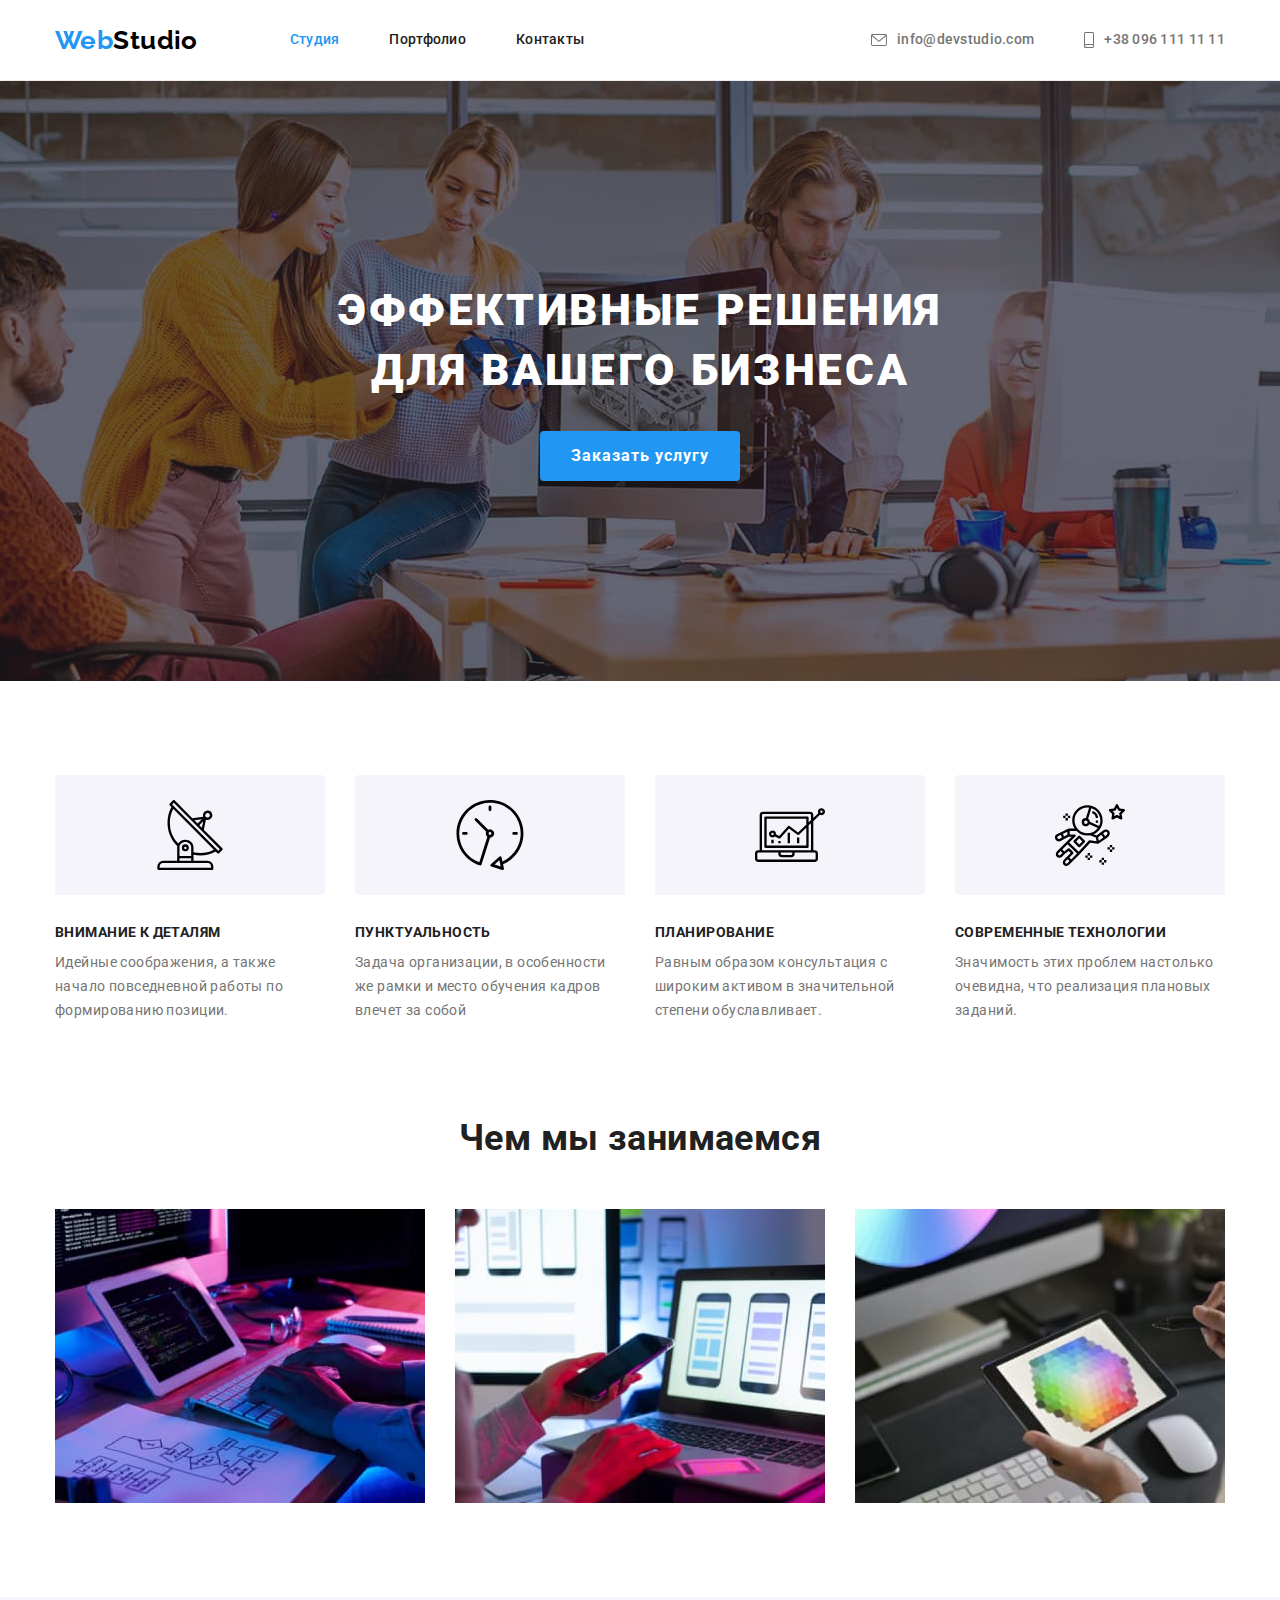
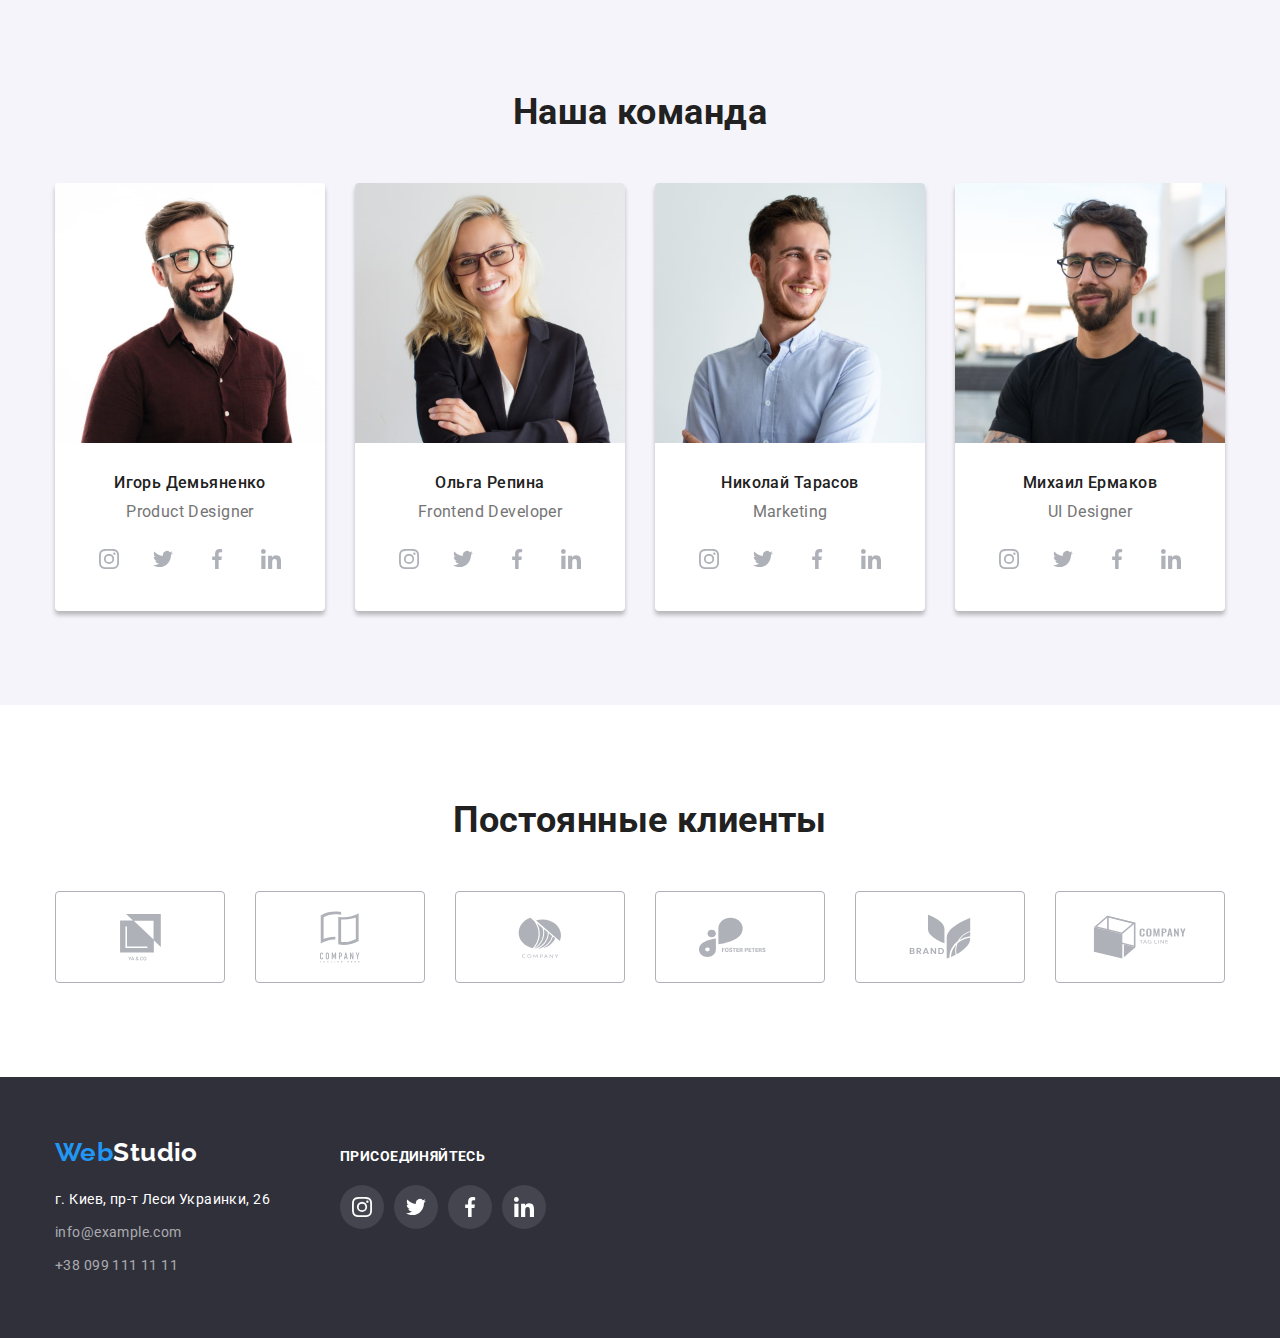
<file: index.html>
<!DOCTYPE html>
<html lang="ru">
<head>
    <meta charset="UTF-8">
    <meta name="viewport" content="width=device-width, initial-scale=1.0">
    <title>WebStudio</title>
    <link rel="preconnect" href="https://fonts.googleapis.com">
    <link rel="preconnect" href="https://fonts.gstatic.com" crossorigin>
    <link href="https://fonts.googleapis.com/css2?family=Raleway:wght@700&family=Roboto:wght@400;500;700;900&display=swap" rel="stylesheet">
    <link rel="stylesheet" href="https://cdnjs.cloudflare.com/ajax/libs/modern-normalize/1.1.0/modern-normalize.min.css">
    <link rel="stylesheet" href="./css/styles.css">
</head>
<body>
    <!-- Header -->
    <header class="header">
        <div class="conteiner main-nav">
            <nav class="navigation">
                <a class="header-logo link" href="./index.html"><span class="logo">Web</span>Studio</a>
                <ul class="navigation-list list">
                    <li class="navigation-list-item">
                        <a class="navigation-list-link link current" href="./index.html">Студия</a>
                    </li>
                    <li class="navigation-list-item">
                        <a class="navigation-list-link link" href="./portfolio.html">Портфолио</a>
                    </li>
                    <li class="navigation-list-item">
                        <a class="navigation-list-link link" href="">Контакты</a>
                    </li>
                </ul>
            </nav>
            <ul class="header-list list">
                <li class="header-list-item">
                    <a class="header-list-link link" href="mailto:info@devstudio.com">
                            <svg class="header-list-svg" width="16" height="12">
                                <use href="./images/icons.svg#envelope"></use>
                            </svg>
                        info@devstudio.com
                    </a>
                </li>
                <li class="header-list-item">
                    <a class="header-list-link link" href="tel:+380961111111">
                            <svg class="header-list-svg" width="10" height="16">
                                <use href="./images/icons.svg#smartphone"></use>
                            </svg>
                            +38 096 111 11 11
                    </a>
                </li>
            </ul>
        </div>
    </header>
    <main>
            <!-- Hero -->
        <section class="hero">
            <div class="conteiner">
                <h1 class="hero-title">Эффективные решения для вашего бизнеса</h1>
                <button class="hero-btn" type="button">Заказать услугу</button>
            </div>
        </section>
        <!-- About us -->
        <section class="about-us section">
            <div class="conteiner">
                <h2 class="visually-hidden">Наши преимущества</h2>
                <ul class="about-us-list list">
                    <li class="about-us-item">
                        <div class="about-us-icon">
                            <svg class="about-us-svg" width="70" height="70">
                                <use href="./images/icons.svg#antenna"></use>
                            </svg>
                        </div>
                        <h3 class="about-us-title">Внимание к деталям</h3>
                        <p class="about-us-text">Идейные соображения, а также начало повседневной работы по формированию позиции.</p>
                    </li>
                    <li class="about-us-item">
                        <div class="about-us-icon">
                            <svg class="about-us-svg" width="70" height="70">
                                <use href="./images/icons.svg#clock"></use>
                            </svg>
                        </div>
                        <h3 class="about-us-title">Пунктуальность</h3>
                        <p class="about-us-text">Задача организации, в особенности же рамки и место обучения кадров влечет за собой</p>
                    </li>
                    <li class="about-us-item">
                        <div class="about-us-icon">
                            <svg class="about-us-svg" width="70" height="70">
                                <use href="./images/icons.svg#diagram"></use>
                            </svg>
                        </div>
                        <h3 class="about-us-title">Планирование</h3>
                        <p class="about-us-text">Равным образом консультация с широким активом в значительной степени обуславливает.</p>
                    </li>
                    <li class="about-us-item">
                        <div class="about-us-icon">
                            <svg class="about-us-svg" width="70" height="70">
                                <use href="./images/icons.svg#astronaut"></use>
                            </svg>
                        </div>
                        <h3 class="about-us-title">Современные технологии</h3>
                        <p class="about-us-text">Значимость этих проблем настолько очевидна, что реализация плановых заданий.</p>
                    </li>
                </ul>
            </div>
        </section>
        <!-- Our work -->
        <section class="our-work">
            <div class="conteiner">
                <h2 class="our-work-title">Чем мы занимаемся</h2>
                <ul class="our-work-list list">
                    <li class="our-work-item">
                        
                        <img class="our-work-img" src="./images/box1.jpg" alt="Ноутбук" width="370" height="294">
                    </li>
                    <li class="our-work-item">
                        
                        <img class="our-work-img" src="./images/box2.jpg" alt="Телефон" width="370" height="294">
                    </li>
                    <li class="our-work-item">
                        
                        <img class="our-work-img" src="./images/box3.jpg" alt="Планшет" width="370" height="294">
                    </li>
                </ul>
            </div>
        </section>
        <!-- Our team -->
        <section class="our-team section">
            <div class="conteiner">
                <h2 class="our-team-title">Наша команда</h2>
                <ul class="our-team-list list">
                    <li class="our-team-item">
                        <img class="our-team-img" src="./images/img1.jpg" alt="Product Designer" width="270" height="260">
                        <div class="our-team-info">
                            <h3 class="our-team-name">Игорь Демьяненко</h3>
                            <p class="our-team-text" lang="en">Product Designer</p>
                            <ul class="our-team-social-icon-list list">
                                <li class="our-team-social-icon-item">
                                    <a href="" class="our-team-social-icon-link">
                                        <svg class="social-icon" width="20" height="20">
                                            <use href="./images/icons.svg#instagram"></use>
                                        </svg>
                                    </a>
                                </li>
                                <li class="our-team-social-icon-item">
                                    <a href="" class="our-team-social-icon-link">
                                        <svg class="social-icon" width="20" height="20">
                                            <use href="./images/icons.svg#twitter"></use>
                                        </svg>
                                    </a>
                                </li>
                                <li class="our-team-social-icon-item">
                                    <a href="" class="our-team-social-icon-link">
                                        <svg class="social-icon" width="20" height="20">
                                            <use href="./images/icons.svg#facebook"></use>
                                        </svg>
                                    </a>
                                </li>
                                <li class="our-team-social-icon-item">
                                    <a href="" class="our-team-social-icon-link">
                                        <svg class="social-icon" width="20" height="20">
                                            <use href="./images/icons.svg#linkedin"></use>
                                        </svg>
                                    </a>
                                </li>
                            </ul>
                        </div>
                    </li>
                    <li class="our-team-item">
                        <img class="our-team-img" src="./images/img2.jpg" alt="Frontend Developer" width="270" height="260">
                        <div class="our-team-info">
                            <h3 class="our-team-name">Ольга Репина</h3>
                            <p class="our-team-text" lang="en">Frontend Developer</p>
                            <ul class="our-team-social-icon-list list">
                                <li class="our-team-social-icon-item">
                                    <a href="" class="our-team-social-icon-link">
                                        <svg class="social-icon" width="20" height="20">
                                            <use href="./images/icons.svg#instagram"></use>
                                        </svg>
                                    </a>
                                </li>
                                <li class="our-team-social-icon-item">
                                    <a href="" class="our-team-social-icon-link">
                                        <svg class="social-icon" width="20" height="20">
                                            <use href="./images/icons.svg#twitter"></use>
                                        </svg>
                                    </a>
                                </li>
                                <li class="our-team-social-icon-item">
                                    <a href="" class="our-team-social-icon-link">
                                        <svg class="social-icon" width="20" height="20">
                                            <use href="./images/icons.svg#facebook"></use>
                                        </svg>
                                    </a>
                                </li>
                                <li class="our-team-social-icon-item">
                                    <a href="" class="our-team-social-icon-link">
                                        <svg class="social-icon" width="20" height="20">
                                            <use href="./images/icons.svg#linkedin"></use>
                                        </svg>
                                    </a>
                                </li>
                            </ul>
                        </div>
                    </li>
                    <li class="our-team-item">
                        <img class="our-team-img" src="./images/img3.jpg" alt="Marketing" width="270" height="260">
                        <div class="our-team-info">
                            <h3 class="our-team-name">Николай Тарасов</h3>
                            <p class="our-team-text" lang="en">Marketing</p>
                            <ul class="our-team-social-icon-list list">
                                <li class="our-team-social-icon-item">
                                    <a href="" class="our-team-social-icon-link">
                                        <svg class="social-icon" width="20" height="20">
                                            <use href="./images/icons.svg#instagram"></use>
                                        </svg>
                                    </a>
                                </li>
                                <li class="our-team-social-icon-item">
                                    <a href="" class="our-team-social-icon-link">
                                        <svg class="social-icon" width="20" height="20">
                                            <use href="./images/icons.svg#twitter"></use>
                                        </svg>
                                    </a>
                                </li>
                                <li class="our-team-social-icon-item">
                                    <a href="" class="our-team-social-icon-link">
                                        <svg class="social-icon" width="20" height="20">
                                            <use href="./images/icons.svg#facebook"></use>
                                        </svg>
                                    </a>
                                </li>
                                <li class="our-team-social-icon-item">
                                    <a href="" class="our-team-social-icon-link">
                                        <svg class="social-icon" width="20" height="20">
                                            <use href="./images/icons.svg#linkedin"></use>
                                        </svg>
                                    </a>
                                </li>
                            </ul>
                        </div>
                    </li>
                    <li class="our-team-item">
                        <img class="our-team-img" src="./images/img4.jpg" alt="UI Designer" width="270" height="260">
                        <div class="our-team-info">
                            <h3 class="our-team-name">Михаил Ермаков</h3>
                            <p class="our-team-text" lang="en">UI Designer</p>
                            <ul class="our-team-social-icon-list list">
                                <li class="our-team-social-icon-item">
                                    <a href="" class="our-team-social-icon-link">
                                        <svg class="social-icon" width="20" height="20">
                                            <use href="./images/icons.svg#instagram"></use>
                                        </svg>
                                    </a>
                                </li>
                                <li class="our-team-social-icon-item">
                                    <a href="" class="our-team-social-icon-link">
                                        <svg class="social-icon" width="20" height="20">
                                            <use href="./images/icons.svg#twitter"></use>
                                        </svg>
                                    </a>
                                </li>
                                <li class="our-team-social-icon-item">
                                    <a href="" class="our-team-social-icon-link">
                                        <svg class="social-icon" width="20" height="20">
                                            <use href="./images/icons.svg#facebook"></use>
                                        </svg>
                                    </a>
                                </li>
                                <li class="our-team-social-icon-item">
                                    <a href="" class="our-team-social-icon-link">
                                        <svg class="social-icon" width="20" height="20">
                                            <use href="./images/icons.svg#linkedin"></use>
                                        </svg>
                                    </a>
                                </li>
                            </ul>
                        </div>
                    </li>
                </ul>
            </div>
        </section>
        <section class="client section">
            <div class="conteiner">
            <h2 class="client-title">Постоянные клиенты</h2>
            <ul class="client-list list">
                <li class="client-item">
                    <a href="" class="client-link">
                        <svg class="client-svg" width="41" height="46.7">
                            <use href="./images/icons.svg#client-one"></use>
                        </svg>
                    </a>
                </li>
                <li class="client-item">
                    <a href="" class="client-link">
                        <svg class="client-svg" width="40" height="52">
                            <use href="./images/icons.svg#client-two"></use>
                        </svg>
                    </a>
                </li>
                <li class="client-item">
                    <a href="" class="client-link">
                        <svg class="client-svg" width="43.46" height="41.18">
                            <use href="./images/icons.svg#client-three"></use>
                        </svg>
                    </a>
                </li>
                <li class="client-item">
                    <a href="" class="client-link">
                        <svg class="client-svg" width="84.44" height="40.62">
                            <use href="./images/icons.svg#client-four"></use>
                        </svg>
                    </a>
                </li>
                <li class="client-item">
                    <a href="" class="client-link">
                        <svg class="client-svg" width="62.54" height="45.43">
                            <use href="./images/icons.svg#client-five"></use>
                        </svg>
                    </a>
                </li>
                <li class="client-item">
                    <a href="" class="client-link">
                        <svg class="client-svg" width="93.79" height="43.93">
                            <use href="./images/icons.svg#client-six"></use>
                        </svg>
                    </a>
                </li>
            </ul>
            </div>

        </section>
    </main>
 
    <!-- Footer -->
    <footer class="footer">
        <div class="conteiner footer-conteiner">
            <div class="footer-info">
                <a class="footer-logo link" href="./index.html"><span class="logo">Web</span>Studio</a>
                <address class="footer-address">
                    <ul class="footer-address-list list">
                        <li class="footer-address-item">
                            <p class="footer-address-text">г. Киев, пр-т Леси Украинки, 26</p>
                        </li>
                        <li class="footer-address-item">
                            <a class="footer-address-link link" href="mailto:info@example.com">info@example.com</a>
                        </li>
                        <li class="footer-address-item">
                            <a class="footer-address-link link" href="tel:+380991111111">+38 099 111 11 11</a>
                        </li>
                    </ul>
                
                </address> 
            </div>
            <div class="footer-social-icon">
                <p class="footer-text">Присоединяйтесь</p>
                <ul class="footer-social-icon-list list">
                    <li class="footer-social-icon-item">
                        <a href="" class="footer-social-icon-link">
                            <svg class="social-icon" width="20" height="20">
                                <use href="./images/icons.svg#instagram"></use>
                            </svg>
                        </a>
                    </li>
                    <li class="footer-social-icon-item">
                        <a href="" class="footer-social-icon-link">
                            <svg class="social-icon" width="20" height="20">
                                <use href="./images/icons.svg#twitter"></use>
                            </svg>
                        </a>
                    </li>
                    <li class="footer-social-icon-item">
                        <a href="" class="footer-social-icon-link">
                            <svg class="social-icon" width="20" height="20">
                                <use href="./images/icons.svg#facebook"></use>
                            </svg>
                        </a>
                    </li>
                    <li class="footer-social-icon-item">
                        <a href="" class="footer-social-icon-link">
                            <svg class="social-icon" width="20" height="20">
                                <use href="./images/icons.svg#linkedin"></use>
                            </svg>
                        </a>
                    </li>
                </ul>


            </div>
        </div>
    </footer>
    
</body>
</html>
</file>
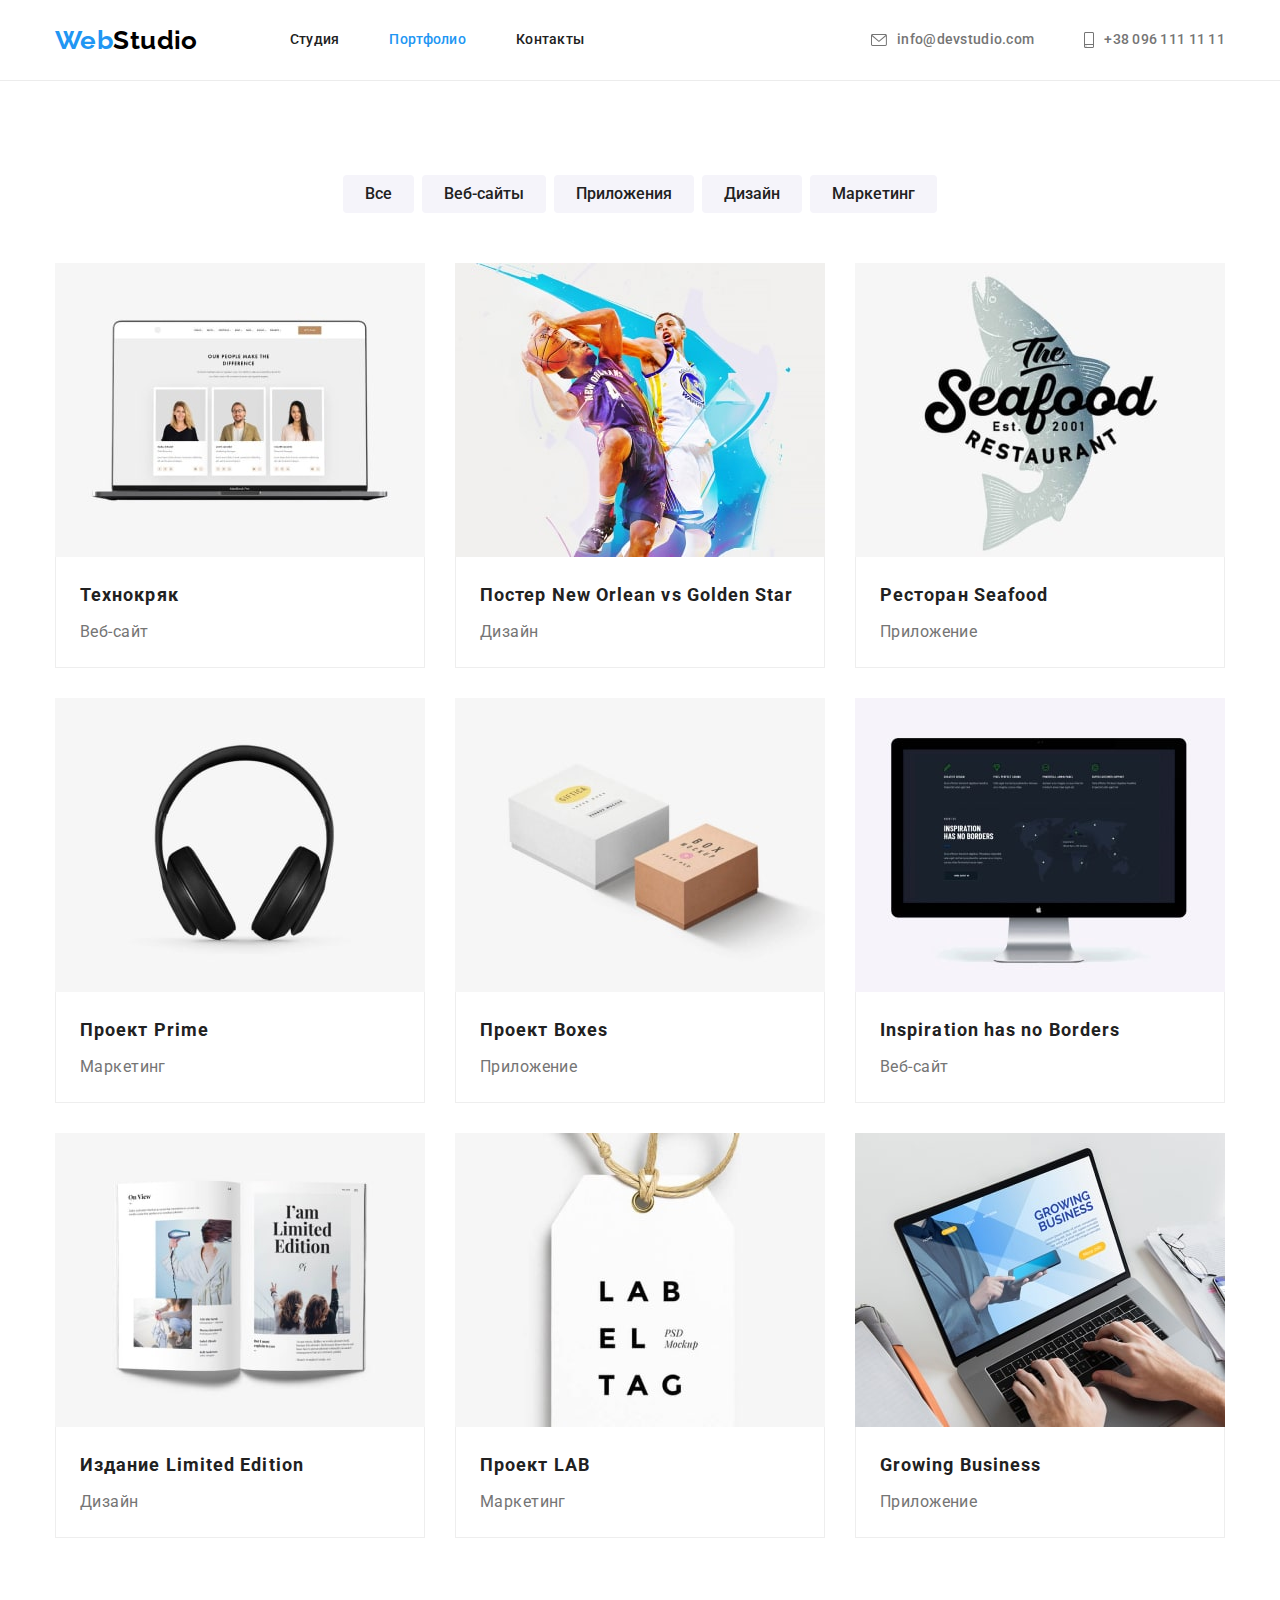
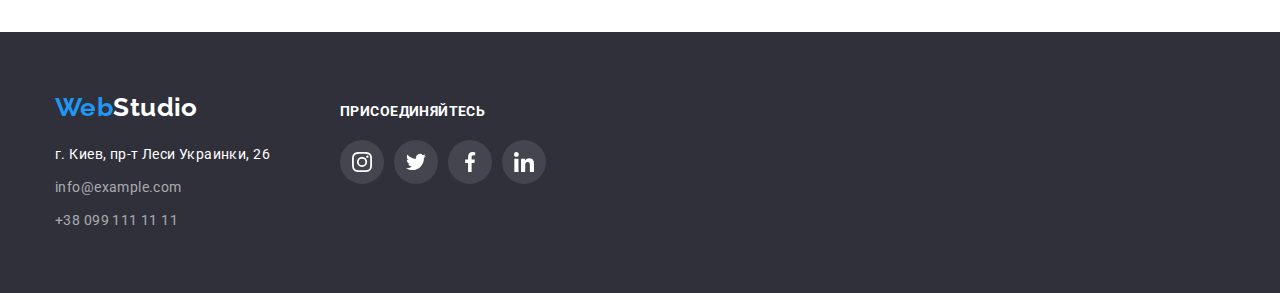
<file: portfolio.html>
<!DOCTYPE html>
<html lang="ru">
<head>
    <meta charset="UTF-8">
    <meta name="viewport" content="width=device-width, initial-scale=1.0">
    <title>WebStudio</title>
    <link rel="preconnect" href="https://fonts.googleapis.com">
    <link rel="preconnect" href="https://fonts.gstatic.com" crossorigin>
    <link href="https://fonts.googleapis.com/css2?family=Raleway:wght@700&family=Roboto:wght@400;500;700;900&display=swap" rel="stylesheet">
    <link rel="stylesheet" href="https://cdnjs.cloudflare.com/ajax/libs/modern-normalize/1.1.0/modern-normalize.min.css">
    <link rel="stylesheet" href="./css/styles.css">
</head>
<body>
     <!-- Header -->
     <header class="header">
        <div class="conteiner main-nav">
            <nav class="navigation">
                <a class="header-logo link" href="./index.html"><span class="logo">Web</span>Studio</a>
                <ul class="navigation-list list">
                    <li class="navigation-list-item">
                        <a class="navigation-list-link link" href="./index.html">Студия</a>
                    </li>
                    <li class="navigation-list-item">
                        <a class="navigation-list-link link current" href="./portfolio.html">Портфолио</a>
                    </li>
                    <li class="navigation-list-item">
                        <a class="navigation-list-link link" href="">Контакты</a>
                    </li>
                </ul>
            </nav>
            <ul class="header-list list">
                <li class="header-list-item">
                    <a class="header-list-link link" href="mailto:info@devstudio.com">
                            <svg class="header-list-svg" width="16" height="12">
                                <use href="./images/icons.svg#envelope"></use>
                            </svg>
                        info@devstudio.com
                    </a>
                </li>
                <li class="header-list-item">
                    <a class="header-list-link link" href="tel:+380961111111">
                            <svg class="header-list-svg" width="10" height="16">
                                <use href="./images/icons.svg#smartphone"></use>
                            </svg>
                            +38 096 111 11 11
                    </a>
                </li>
            </ul>
        </div>
    </header>
    <!-- Portfolio -->
    <main>
        <section class="portfolio section">
            <div class="conteiner">
                <h1 class="visually-hidden">Portfolio</h1>
                <ul class="portfolio-navigation-list list">
                    <li class="portfolio-navigation-item">
                        <button class="portfolio-btn" type="button">Все</button>
                    </li>
                    <li class="portfolio-navigation-item">
                        <button class="portfolio-btn" type="button">Веб-сайты</button>
                    </li>
                    <li class="portfolio-navigation-item">
                        <button class="portfolio-btn" type="button">Приложения</button>
                    </li>
                    <li class="portfolio-navigation-item">
                        <button class="portfolio-btn" type="button">Дизайн</button>
                    </li>
                    <li class="portfolio-navigation-item">
                        <button class="portfolio-btn" type="button">Маркетинг</button>
                    </li>
                </ul>
                <ul class="portfolio-list list">
                    <li class="portfolio-list-item">
                        <a class="portfolio-list-link link" href="">
                            <img class="portfolio-list-img" src="./images/portfolio1.jpg" alt="Компания 1" width="370" height="294">
                            <div class="portfolio-list-info">
                                <h2 class="portfolio-list-title">Технокряк</h3>
                                <p class="portfolio-list-text">Веб-сайт</p>
                            </div>
                        </a>
                    </li>
                    <li class="portfolio-list-item">
                        <a class="portfolio-list-link link" href="">
                            <img class="portfolio-list-img" src="./images/portfolio2.jpg" alt="Компания 2" width="370" height="294">
                            <div class="portfolio-list-info">
                                <h2 class="portfolio-list-title">Постер New Orlean vs Golden Star</h3>
                                <p class="portfolio-list-text">Дизайн</p>
                            </div>
                        </a>
                    </li>
                    <li class="portfolio-list-item">
                        <a class="portfolio-list-link link" href="">
                            <img class="portfolio-list-img" src="./images/portfolio3.jpg" alt="Компания 3" width="370" height="294">
                            <div class="portfolio-list-info">
                                <h2 class="portfolio-list-title">Ресторан Seafood</h3>
                                <p class="portfolio-list-text">Приложение</p>
                            </div>
                        </a>
                    </li>
                    <li class="portfolio-list-item">
                        <a class="portfolio-list-link link" href="">
                            <img class="portfolio-list-img" src="./images/portfolio4.jpg" alt="Компания 4" width="370" height="294">
                            <div class="portfolio-list-info">
                                <h2 class="portfolio-list-title">Проект Prime</h3>
                                <p class="portfolio-list-text">Маркетинг</p>
                            </div>
                        </a>
                    </li>
                    <li class="portfolio-list-item">
                        <a class="portfolio-list-link link" href="">
                            <img class="portfolio-list-img" src="./images/portfolio5.jpg" alt="Компания 5" width="370" height="294">
                            <div class="portfolio-list-info">
                                <h2 class="portfolio-list-title">Проект Boxes</h3>
                                <p class="portfolio-list-text">Приложение</p>
                            </div>
                        </a>
                    </li>
                    <li class="portfolio-list-item">
                        <a class="portfolio-list-link link" href="">
                            <img class="portfolio-list-img" src="./images/portfolio6.jpg" alt="Компания 6" width="370" height="294">
                            <div class="portfolio-list-info">
                                <h2 class="portfolio-list-title">Inspiration has no Borders</h3>
                                <p class="portfolio-list-text">Веб-сайт</p>
                            </div>
                        </a>
                    </li>
                    <li class="portfolio-list-item">
                        <a class="portfolio-list-link link" href="">
                            <img class="portfolio-list-img" src="./images/portfolio7.jpg" alt="Компания 7" width="370" height="294">
                            <div class="portfolio-list-info">
                                <h2 class="portfolio-list-title">Издание Limited Edition</h3>
                                <p class="portfolio-list-text">Дизайн</p>
                            </div>
                        </a>
                    </li>
                    <li class="portfolio-list-item">
                        <a class="portfolio-list-link link" href="">
                            <img class="portfolio-list-img" src="./images/portfolio8.jpg" alt="Компания 8" width="370" height="294">
                            <div class="portfolio-list-info">
                                <h2 class="portfolio-list-title">Проект LAB</h3>
                                <p class="portfolio-list-text">Маркетинг</p>
                            </div>
                        </a>
                    </li>
                    <li class="portfolio-list-item">
                        <a class="portfolio-list-link link" href="">
                            <img class="portfolio-list-img" src="./images/portfolio9.jpg" alt="Компания 9" width="370" height="294">
                            <div class="portfolio-list-info">
                                <h2 class="portfolio-list-title">Growing Business</h3>
                                <p class="portfolio-list-text">Приложение</p>
                            </div>
                        </a>
                    </li>
                </ul>
            </div>

        </section>
    </main>
    <!-- footer -->
    <footer class="footer">
        <div class="conteiner footer-conteiner">
            <div class="footer-info">
                <a class="footer-logo link" href="./index.html"><span class="logo">Web</span>Studio</a>
                <address class="footer-address">
                    <ul class="footer-address-list list">
                        <li class="footer-address-item">
                            <p class="footer-address-text">г. Киев, пр-т Леси Украинки, 26</p>
                        </li>
                        <li class="footer-address-item">
                            <a class="footer-address-link link" href="mailto:info@example.com">info@example.com</a>
                        </li>
                        <li class="footer-address-item">
                            <a class="footer-address-link link" href="tel:+380991111111">+38 099 111 11 11</a>
                        </li>
                    </ul>
                
                </address> 
            </div>
            <div class="footer-social-icon">
                <p class="footer-text">Присоединяйтесь</p>
                <ul class="footer-social-icon-list list">
                    <li class="footer-social-icon-item">
                        <a href="" class="footer-social-icon-link">
                            <svg class="social-icon" width="20" height="20">
                                <use href="./images/icons.svg#instagram"></use>
                            </svg>
                        </a>
                    </li>
                    <li class="footer-social-icon-item">
                        <a href="" class="footer-social-icon-link">
                            <svg class="social-icon" width="20" height="20">
                                <use href="./images/icons.svg#twitter"></use>
                            </svg>
                        </a>
                    </li>
                    <li class="footer-social-icon-item">
                        <a href="" class="footer-social-icon-link">
                            <svg class="social-icon" width="20" height="20">
                                <use href="./images/icons.svg#facebook"></use>
                            </svg>
                        </a>
                    </li>
                    <li class="footer-social-icon-item">
                        <a href="" class="footer-social-icon-link">
                            <svg class="social-icon" width="20" height="20">
                                <use href="./images/icons.svg#linkedin"></use>
                            </svg>
                        </a>
                    </li>
                </ul>


            </div>
        </div>
    </footer>
    
</body>
</html>
</file>
<file: css/styles.css>
:root {
    --accent-color: #2196F3;
    --main-color: #212121; 
    --second-color: #757575;
    --next-color: #FFFFFF;
    --primary-black-color: #000000;
    --bg-color:#2F303A;
    --second-bg-color: #F5F4FA;
    --address-link-color: rgba(255, 255, 255, 0.6);
    --border-color: #EEEEEE;
}
 
body {
    font-family: 'Roboto',  Tahoma, sans-serif;
    color: var( --main-color);
    background-color: var(--next-color);
    letter-spacing: 0.03em;
    font-size: 14px;
}
p, h1, h2, h3, h4, h5, h6 {
    margin: 0;
}
ul {
    padding-left: 0;
    margin: 0;
}
img{
    display: block;
    max-width: 100%;
    height: auto;
}
.link {
    text-decoration: none;
}
.list {
    list-style: none;
}
.visually-hidden {
    position: absolute;
    white-space: nowrap;
    width: 1px;
    height: 1px;
    overflow: hidden;
    border: 0;
    padding: 0;
    clip: rect(0 0 0 0);
    clip-path: inset(50%);
    margin: -1px;
  }
 
.conteiner{
    width: 1200px;
    padding-left: 15px;
    padding-right: 15px;
    margin: 0 auto;

}
.section{
    padding-top: 94px;
    padding-bottom: 94px;
}
.header{
    border-bottom: 1px solid #ECECEC;
}

.header-logo {
    margin-right: 92px;

    font-family: 'Raleway';
    font-weight: 700;
    font-size: 26px;
    line-height: 1.19;
    color: var(--primary-black-color);

}
.logo {
    color: var(--accent-color);
}
.main-nav{
    display: flex;
    align-items: center;
    justify-content: space-between;
}
.navigation{
    display: flex;
    align-items: center;
}
.navigation-list{
    display: flex;
}
.navigation-list-item:not(:last-child){
    margin-right: 50px;
}
.navigation-list-link {
    display: block;
    padding-top: 32px;
    padding-bottom: 32px;

    font-weight: 500;
    line-height: 1.14;
    letter-spacing: 0.02em;
    color: var( --main-color);
}
.current {
    color: var(--accent-color);
}
.header-list{
    display: flex;
}
.header-list-item:not(:last-child){
    margin-right: 50px;
}

.header-list-link{
    display: flex;
    align-items: center;
    padding-top: 32px;
    padding-bottom: 32px;

    font-weight: 500;
    line-height: 1.14;
    letter-spacing: 0.02em;
    color: var( --second-color);
    fill: var(--second-color);

}
.navigation-list-link:hover,
.navigation-list-link:focus{
    color: var(--accent-color);
}
.header-list-svg{
    margin-right: 10px;
    
}

.header-list-link:hover,
.header-list-link:focus{
    color: var(--accent-color);
    fill: var(--accent-color);
    
}


.hero{
    padding-top: 200px;
    padding-bottom: 200px;
    text-align: center;

    height: 600px;
    max-width: 1600px;
    margin-left: auto;
    margin-right: auto;
    background-color: var(--bg-color);
    background-image: linear-gradient(rgba(47, 48, 58, 0.4), rgba(47, 48, 58, 0.4)), url(../images/hero.jpg);
    background-repeat: no-repeat;
    background-size: cover;
    background-position: center;
    
 }
.hero-title{
    width: 696px;
    margin: 0 auto;
    margin-bottom: 30px;
    font-weight: 900;
    font-size: 44px;
    line-height: 1.36;
    letter-spacing: 0.06em;
    text-transform: uppercase;
    color: var(--next-color);
}
.hero-btn{
    text-align: center;
    border: none;
    border-radius: 4px;
    
    background-color: var(--accent-color);
    font-family: 'Roboto';
    font-weight: 700;
    font-size: 16px;
    line-height: 1.88;
    letter-spacing: 0.06em;
    color: var(--next-color);
    cursor: pointer;
    
    min-width: 200px;
    height: 50px;

}
.about-us-list{
    display: flex;
}
.about-us-item{
    width: 270px;
}
.about-us-item:not(:last-child){
    margin-right: 30px;
}
.about-us-icon{
    display: flex;
    justify-content: center;
    align-items: center;
    height: 120px;
    background-color: #F5F4FA;
    border-radius: 4px;
    margin-bottom: 30px;
}
.about-us-title{
    margin-bottom: 10px;

    font-size: 14px;
    line-height: 1.14;
    text-transform: uppercase;
}
.about-us-text{
    line-height: 1.71;
    color: var(--second-color);
}
.our-work{
    padding-bottom: 94px;
}
.our-work-list{
    display: flex;
}
.our-work-item:not(:last-child){
margin-right: 30px;
}
.our-work-title,
.our-team-title,
.client-title{
    margin-bottom: 50px;
    font-size: 36px;
    line-height: 1.17;
    text-align: center;
}
.our-team{
    background-color:#F5F4FA;
}
.our-team-list{
    display: flex;
}
.our-team-item{
    width: 270px;
    border-radius: 4px;
    overflow: hidden;
    background-color: #fff;
    box-shadow: 0px 4px 4px 0px rgba(0, 0, 0, 0.25);
}
.our-team-item:not(:last-child){
    margin-right: 30px;
}
.our-team-info{
    padding-top: 30px;
    padding-bottom: 30px;
    padding-right: 32px;
    padding-left: 32px;
    text-align: center;
}
.our-team-name{
    margin-bottom: 10px;
    font-weight: 500;
    font-size: 16px;
    line-height: 1.19;
}

.our-team-text{
    font-size: 16px;
    line-height: 1.19;
    color: var(--second-color);
}
.our-team-social-icon-list{
    display: flex;
    justify-content: space-between;
    margin-top: 16px;
}
.our-team-social-icon-link{
    display: flex;
    justify-content: center;
    align-items: center;
    width: 44px;
    height: 44px;
    border-radius: 50%;
    fill: #AFB1B8; 
}
.our-team-social-icon-link:hover,
.our-team-social-icon-link:focus{
    background-color: var(--accent-color);
    fill: var(--next-color);
}
.client-list{
    display: flex;
}
.client-link{
    display: flex;
    justify-content: center;
    align-items: center;
    width: 170px;
    height: 92px;
    border-radius: 4px;
    fill: #AFB1B8; 
    border: 1px solid #AFB1B8;
}
.client-link:hover,
.client-link:focus{
    border: 1px solid var(--accent-color);
    fill: var(--accent-color);
}
.client-item:not(:last-child){
    margin-right: 30px;
}
.footer{
    background-color: var(--bg-color);
    padding-top: 60px;
    padding-bottom: 60px;
    }
.footer-conteiner{
    display: flex;
    align-items: baseline;
    }
.footer-logo {
    font-family: 'Raleway';
    font-weight: 700;
    font-size: 26px;
    line-height: 1.19;
    color: var(--next-color);

}
.logo {
    color: var(--accent-color);
}

.footer-address{
    margin-top: 20px;
}
.footer-address-item:not(:last-child){
    margin-bottom: 9px;
}
.footer-address-text{
    font-style: normal;
    line-height: 1.71;
    color: var(--next-color);

}
.footer-address-link{
    font-style: normal;
    line-height: 1.71;
    color: var(--address-link-color);
}

.footer-text{
    font-weight: 700;
    line-height: 1.14;
    text-transform: uppercase;
    color: #FFFFFF;
    margin-bottom: 20px;

}
.footer-social-icon{
    margin-left: 70px;
}
.footer-social-icon-list{
    display: flex;
}
.footer-social-icon-item:not(:last-child){
    margin-right: 10px;
}
.footer-social-icon-link{
    display: flex;
    justify-content: center;
    align-items: center;
    width: 44px;
    height: 44px;
    border-radius: 50%;
    fill: var(--next-color);
    background-color: rgba(255, 255, 255, 0.1);
}
.footer-social-icon-link:hover,
.footer-social-icon-link:focus{
    background-color: var(--accent-color);
}

.portfolio-navigation-list{
    display: flex;
    justify-content: center;
    margin-bottom: 50px;
}
.portfolio-navigation-item:not(:last-child){
    margin-right: 8px;
}
.portfolio-btn{
    cursor: pointer;
    border: none;
    border-radius: 4px;
    padding: 6px 22px;
    font-family: 'Roboto';
    font-weight: 500;
    font-size: 16px;
    line-height: 1.62;
    color: var(--main-color);
    background-color: var(--second-bg-color);

}
.portfolio-btn:hover,
.portfolio-btn:focus{
    color: var(--next-color);
    background-color: var(--accent-color);
    box-shadow: 0px 4px 4px 0px rgba(0, 0, 0, 0.25);
}

.portfolio-list{
    display: flex;
    flex-wrap: wrap;

    margin-left: -30px;
    margin-top: -30px;
}
.portfolio-list-item{
    flex-basis: calc(100%/3-30px);
    margin-left: 30px;
    margin-top: 30px;

}
.portfolio-list-link{
    display: block;
}
.portfolio-list-link:hover,
.portfolio-list-link:focus{
    overflow: hidden;
    border-radius: 4px;
    box-shadow: 0px 4px 4px 0px rgba(0, 0, 0, 0.25);
}
.portfolio-list-info{
    padding: 20px 24px;
    border-right: 1px solid var(--border-color);
    border-bottom: 1px solid var(--border-color);
    border-left: 1px solid var(--border-color);
    
}
.portfolio-list-title{
    margin-bottom: 4px;

    font-weight: 700;
    font-size: 18px;
    line-height: 2;
    letter-spacing: 0.06em;
    color: var(--main-color)

}
.portfolio-list-text{
    font-size: 16px;
    line-height: 1.88;
    color: var(--second-color);
}
</file>
